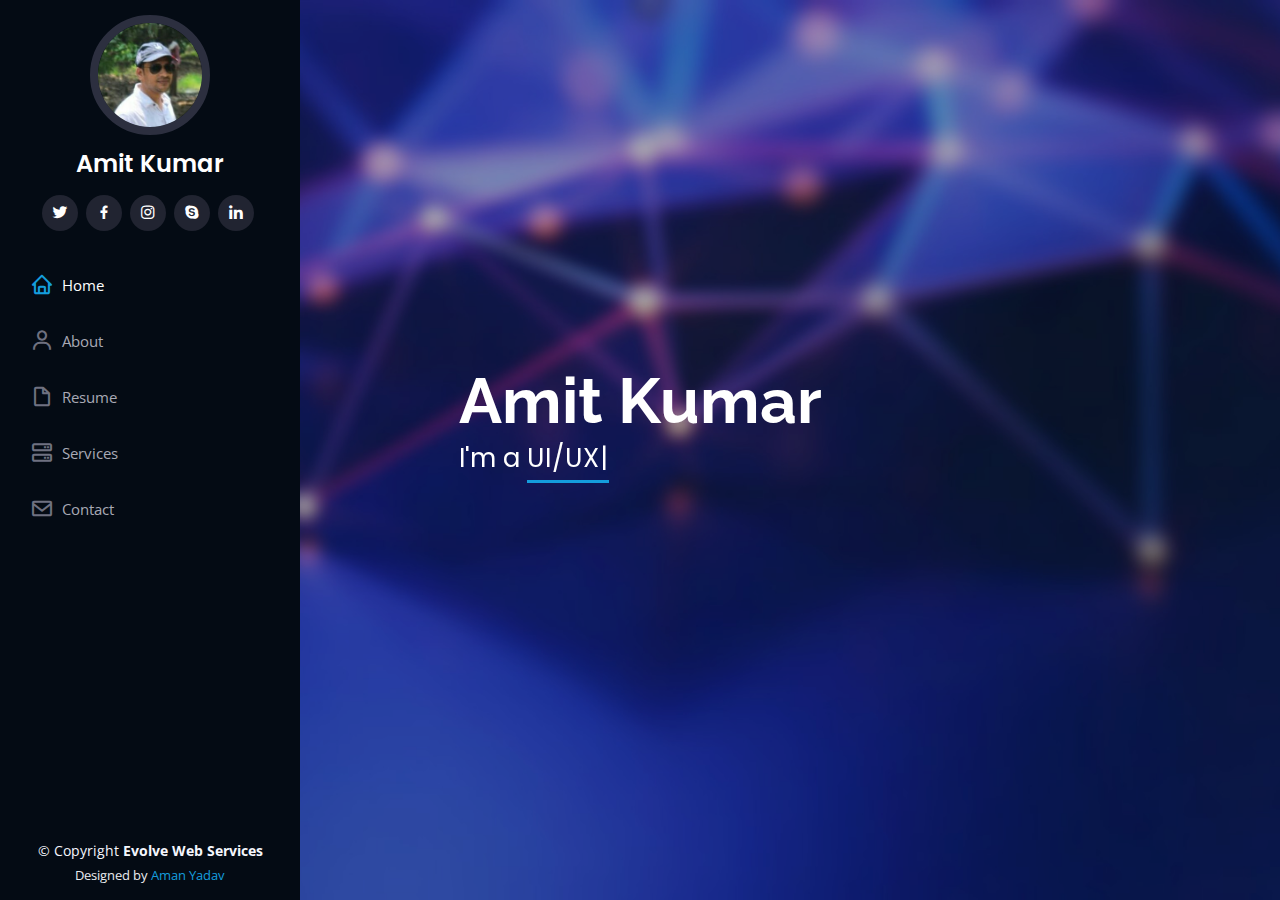
<file: index.html>
<!DOCTYPE html>
<html lang="en">

<head>
    <meta charset="utf-8">
    <meta content="width=device-width, initial-scale=1.0" name="viewport">
    <title>Home - Amit Kumar</title>
    <link href="assets/img/favicon.png" rel="icon">
    <link
        href="https://fonts.googleapis.com/css?family=Open+Sans:300,300i,400,400i,600,600i,700,700i|Raleway:300,300i,400,400i,500,500i,600,600i,700,700i|Poppins:300,300i,400,400i,500,500i,600,600i,700,700i"
        rel="stylesheet">
    <link href="assets/vendor/aos/aos.css" rel="stylesheet">
    <link href="assets/vendor/bootstrap/css/bootstrap.min.css" rel="stylesheet">
    <link href="assets/vendor/bootstrap-icons/bootstrap-icons.css" rel="stylesheet">
    <link href="assets/vendor/boxicons/css/boxicons.min.css" rel="stylesheet">
    <link href="assets/vendor/glightbox/css/glightbox.min.css" rel="stylesheet">
    <link href="assets/vendor/swiper/swiper-bundle.min.css" rel="stylesheet">
    <link href="assets/css/style.css" rel="stylesheet">

</head>

<body>
    <i class="bi bi-list mobile-nav-toggle d-xl-none"></i>
    <header id="header">
        <div class="d-flex flex-column">
            <div class="profile">
                <img src="assets/img/profile-img.jpg" alt="" class="img-fluid rounded-circle">
                <h1 class="text-light"><a href="index.html">Amit Kumar</a></h1>
                <div class="social-links mt-3 text-center">
                    <a href="#" class="twitter"><i class="bx bxl-twitter"></i></a>
                    <a href="#" class="facebook"><i class="bx bxl-facebook"></i></a>
                    <a href="#" class="instagram"><i class="bx bxl-instagram"></i></a>
                    <a href="#" class="google-plus"><i class="bx bxl-skype"></i></a>
                    <a href="#" class="linkedin"><i class="bx bxl-linkedin"></i></a>
                </div>
            </div>
            <nav id="navbar" class="nav-menu navbar">
                <ul>
                    <li><a href="index.html" class="nav-link active"><i class="bx bx-home"></i> <span>Home</span></a></li>
                    <li><a href="about.html" class="nav-link"><i class="bx bx-user"></i> <span>About</span></a></li>
                    <li><a href="resume.html" class="nav-link"><i class="bx bx-file-blank"></i> <span>Resume</span></a></li>
                    <li><a href="services.html" class="nav-link"><i class="bx bx-server"></i> <span>Services</span></a></li>
                    <li><a href="contact.html" class="nav-link"><i class="bx bx-envelope"></i> <span>Contact</span></a></li>
                </ul>
            </nav>
        </div>
    </header>
    <section id="hero" class="d-flex flex-column justify-content-center align-items-center">
        <div class="hero-container" data-aos="fade-in">
            <h1>Amit Kumar</h1>
            <p>I'm a <span class="typed" data-typed-items="UI/UX Designer, Web Developer, Photographer, Android Developer"></span></p>
        </div>
    </section>
    <footer id="footer">
        <div class="container">
            <div class="copyright">
                &copy; Copyright <strong><span>Evolve Web Services</span></strong>
            </div>
            <div class="credits">
                Designed by <a href="https://zodiac-aero.github.io/wd-evolve/">Aman Yadav</a>
            </div>
        </div>
    </footer>
    <a href="#" class="back-to-top d-flex align-items-center justify-content-center"><i
            class="bi bi-arrow-up-short"></i></a>
    <script src="assets/vendor/purecounter/purecounter.js"></script>
    <script src="assets/vendor/aos/aos.js"></script>
    <script src="assets/vendor/bootstrap/js/bootstrap.bundle.min.js"></script>
    <script src="assets/vendor/glightbox/js/glightbox.min.js"></script>
    <script src="assets/vendor/isotope-layout/isotope.pkgd.min.js"></script>
    <script src="assets/vendor/swiper/swiper-bundle.min.js"></script>
    <script src="assets/vendor/typed.js/typed.min.js"></script>
    <script src="assets/vendor/waypoints/noframework.waypoints.js"></script>
    <script src="assets/vendor/php-email-form/validate.js"></script>
    <script src="assets/js/main.js"></script>
</body>

</html>
</file>
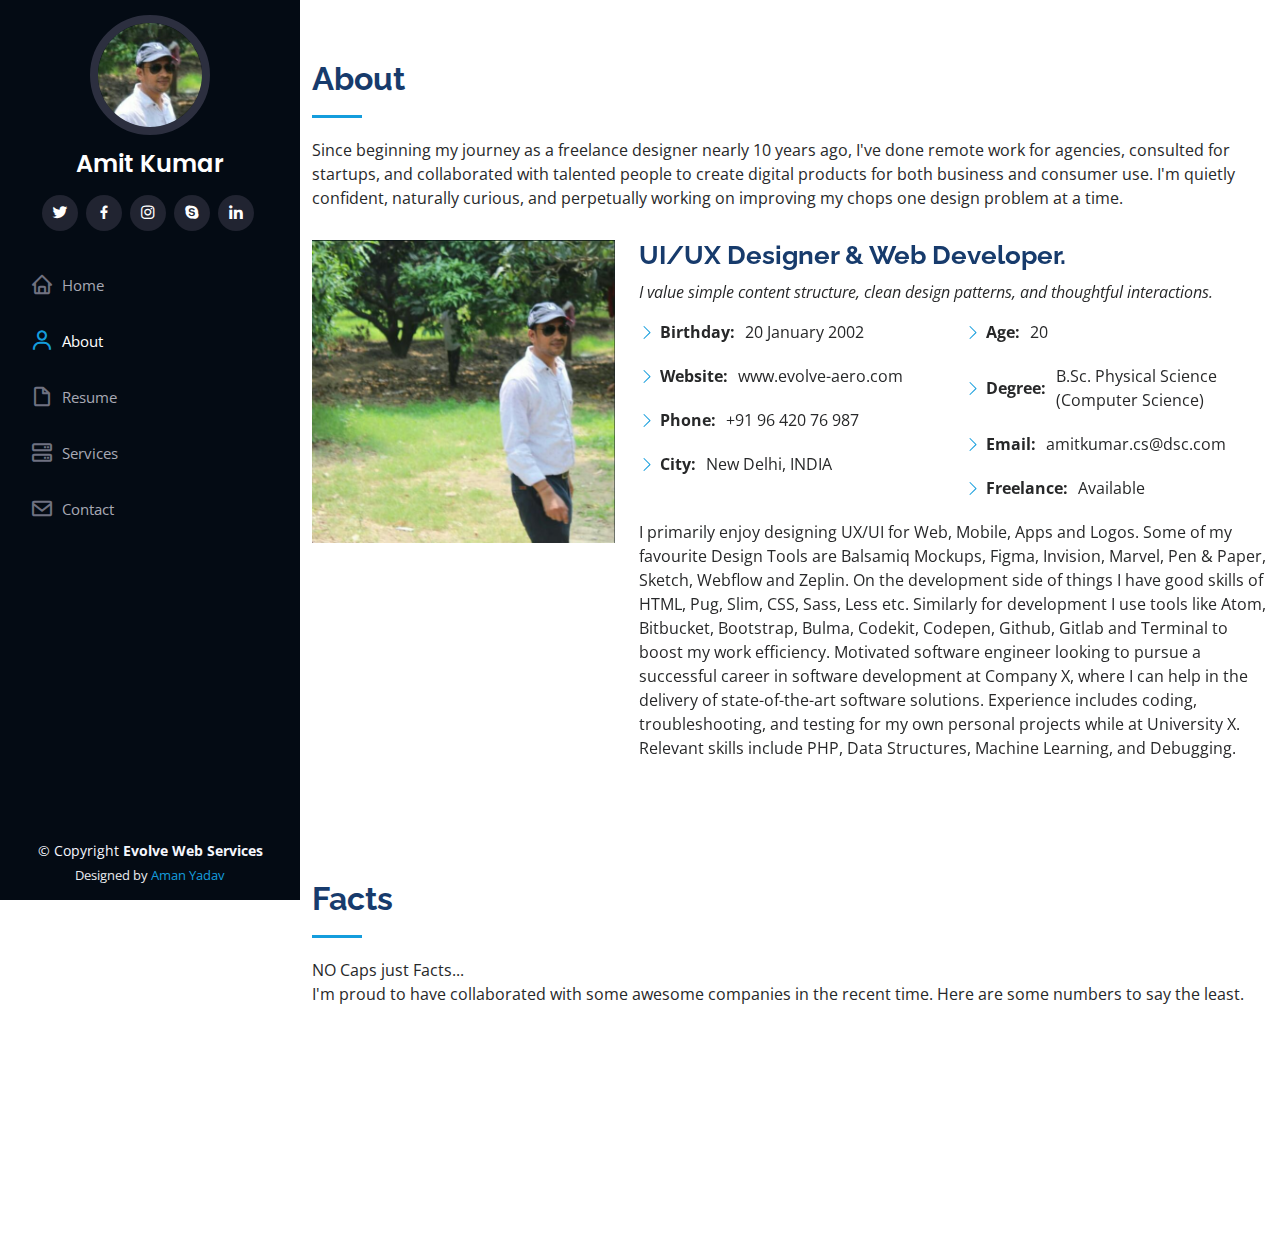
<file: about.html>
<!DOCTYPE html>
<html lang="en">
<head>
    <meta charset="utf-8">
    <meta content="width=device-width, initial-scale=1.0" name="viewport">
    <title>About - Amit Kumar</title>
    <link href="assets/img/favicon.png" rel="icon">
    <link href="https://fonts.googleapis.com/css?family=Open+Sans:300,300i,400,400i,600,600i,700,700i|Raleway:300,300i,400,400i,500,500i,600,600i,700,700i|Poppins:300,300i,400,400i,500,500i,600,600i,700,700i" rel="stylesheet">
    <link href="assets/vendor/aos/aos.css" rel="stylesheet">
    <link href="assets/vendor/bootstrap/css/bootstrap.min.css" rel="stylesheet">
    <link href="assets/vendor/bootstrap-icons/bootstrap-icons.css" rel="stylesheet">
    <link href="assets/vendor/boxicons/css/boxicons.min.css" rel="stylesheet">
    <link href="assets/vendor/glightbox/css/glightbox.min.css" rel="stylesheet">
    <link href="assets/vendor/swiper/swiper-bundle.min.css" rel="stylesheet">
    <link href="assets/css/style.css" rel="stylesheet">
</head>
<body>
    <i class="bi bi-list mobile-nav-toggle d-xl-none"></i>
    <header id="header">
        <div class="d-flex flex-column">
            <div class="profile">
                <img src="assets/img/profile-img.jpg" alt="" class="img-fluid rounded-circle">
                <h1 class="text-light"><a href="index.html">Amit Kumar</a></h1>
                <div class="social-links mt-3 text-center">
                    <a href="#" class="twitter"><i class="bx bxl-twitter"></i></a>
                    <a href="#" class="facebook"><i class="bx bxl-facebook"></i></a>
                    <a href="#" class="instagram"><i class="bx bxl-instagram"></i></a>
                    <a href="#" class="google-plus"><i class="bx bxl-skype"></i></a>
                    <a href="#" class="linkedin"><i class="bx bxl-linkedin"></i></a>
                </div>
            </div>
            <nav id="navbar" class="nav-menu navbar">
                <ul>
                    <li><a href="index.html" class="nav-link"><i class="bx bx-home"></i> <span>Home</span></a></li>
                    <li><a href="about.html" class="nav-link active"><i class="bx bx-user"></i> <span>About</span></a>
                    </li>
                    <li><a href="resume.html" class="nav-link"><i class="bx bx-file-blank"></i> <span>Resume</span></a>
                    </li>
                    <li><a href="services.html" class="nav-link"><i class="bx bx-server"></i> <span>Services</span></a>
                    </li>
                    <li><a href="contact.html" class="nav-link"><i class="bx bx-envelope"></i> <span>Contact</span></a>
                    </li>
                </ul>
            </nav>
        </div>
    </header>
    <main id="main">
        <section id="about" class="about">
            <div class="container">
                <div class="section-title">
                    <h2>About</h2>
                    <p>Since beginning my journey as a freelance designer nearly 10 years ago, I've done remote work for agencies, consulted for startups, and collaborated with talented people to create digital products for both business and consumer use. I'm quietly confident, naturally curious, and perpetually working on improving my chops one design problem at a time.</p>
                </div>

                <div class="row">
                    <div class="col-lg-4" data-aos="fade-right">
                        <img src="assets/img/profile-img-large.jpg" class="img-fluid" alt="">
                    </div>
                    <div class="col-lg-8 pt-4 pt-lg-0 content" data-aos="fade-left">
                        <h3>UI/UX Designer &amp; Web Developer.</h3>
                        <p class="fst-italic">
                            I value simple content structure, clean design patterns, and thoughtful interactions.
                        </p>
                        <div class="row">
                            <div class="col-lg-6">
                                <ul>
                                    <li><i class="bi bi-chevron-right"></i> <strong>Birthday:</strong> <span>20 January 2002</span></li>
                                    <li><i class="bi bi-chevron-right"></i> <strong>Website:</strong>
                                        <span>www.evolve-aero.com</span>
                                    </li>
                                    <li><i class="bi bi-chevron-right"></i> <strong>Phone:</strong> <span>+91 96 420 76 987</span></li>
                                    <li><i class="bi bi-chevron-right"></i> <strong>City:</strong> <span>New Delhi, INDIA</span></li>
                                </ul>
                            </div>
                            <div class="col-lg-6">
                                <ul>
                                    <li><i class="bi bi-chevron-right"></i> <strong>Age:</strong> <span>20</span></li>
                                    <li><i class="bi bi-chevron-right"></i> <strong>Degree:</strong> <span>B.Sc. Physical Science (Computer Science)</span>
                                    </li>
                                    <li><i class="bi bi-chevron-right"></i> <strong>Email:</strong>
                                        <span>amitkumar.cs@dsc.com</span>
                                    </li>
                                    <li><i class="bi bi-chevron-right"></i> <strong>Freelance:</strong>
                                        <span>Available</span>
                                    </li>
                                </ul>
                            </div>
                        </div>
                        <p>
                            I primarily enjoy designing UX/UI for Web, Mobile, Apps and Logos. Some of my favourite Design Tools are Balsamiq Mockups, Figma, Invision, Marvel, Pen & Paper, Sketch, Webflow and Zeplin. On the development side of things I have good skills of HTML, Pug, Slim, CSS, Sass, Less etc. Similarly for development I use tools like Atom, Bitbucket, Bootstrap, Bulma, Codekit, Codepen, Github, Gitlab and Terminal to boost my work efficiency. Motivated software engineer looking to pursue a successful career in software development at Company X, where I can help in the delivery of state-of-the-art software solutions. Experience includes coding, troubleshooting, and testing for my own personal projects while at University X. Relevant skills include PHP, Data Structures, Machine Learning, and Debugging.
                        </p>
                    </div>
                </div>

            </div>
        </section><!-- End About Section -->

        <!-- ======= Facts Section ======= -->
        <section id="facts" class="facts">
            <div class="container">

                <div class="section-title">
                    <h2>Facts</h2>
                    <p>NO Caps just Facts...<br>I'm proud to have collaborated with some awesome companies in the recent time. Here are some numbers to say the least.</p>
                </div>

                <div class="row no-gutters">

                    <div class="col-lg-3 col-md-6 d-md-flex align-items-md-stretch" data-aos="fade-up">
                        <div class="count-box">
                            <i class="bi bi-emoji-smile"></i>
                            <span data-purecounter-start="0" data-purecounter-end="183" data-purecounter-duration="1"
                                class="purecounter"></span>
                            <p><strong>Happy Clients</strong> across India</p>
                        </div>
                    </div>

                    <div class="col-lg-3 col-md-6 d-md-flex align-items-md-stretch" data-aos="fade-up"
                        data-aos-delay="100">
                        <div class="count-box">
                            <i class="bi bi-journal-richtext"></i>
                            <span data-purecounter-start="0" data-purecounter-end="431" data-purecounter-duration="1"
                                class="purecounter"></span>
                            <p><strong>Projects</strong> delivered successfully</p>
                        </div>
                    </div>

                    <div class="col-lg-3 col-md-6 d-md-flex align-items-md-stretch" data-aos="fade-up"
                        data-aos-delay="200">
                        <div class="count-box">
                            <i class="bi bi-headset"></i>
                            <span data-purecounter-start="0" data-purecounter-end="1469" data-purecounter-duration="1"
                                class="purecounter"></span>
                            <p><strong>Hours Of Support</strong> and counting...</p>
                        </div>
                    </div>

                    <div class="col-lg-3 col-md-6 d-md-flex align-items-md-stretch" data-aos="fade-up"
                        data-aos-delay="300">
                        <div class="count-box">
                            <i class="bi bi-people"></i>
                            <span data-purecounter-start="0" data-purecounter-end="32" data-purecounter-duration="1"
                                class="purecounter"></span>
                            <p><strong>Team Members</strong> working hard</p>
                        </div>
                    </div>

                </div>

            </div>
        </section>
    </main>
    <footer id="footer">
        <div class="container">
            <div class="copyright">
                &copy; Copyright <strong><span>Evolve Web Services</span></strong>
            </div>
            <div class="credits">
                Designed by <a href="https://zodiac-aero.github.io/wd-evolve/">Aman Yadav</a>
            </div>
        </div>
    </footer>
    <a href="#" class="back-to-top d-flex align-items-center justify-content-center"><i
            class="bi bi-arrow-up-short"></i></a>
    <script src="assets/vendor/purecounter/purecounter.js"></script>
    <script src="assets/vendor/aos/aos.js"></script>
    <script src="assets/vendor/bootstrap/js/bootstrap.bundle.min.js"></script>
    <script src="assets/vendor/glightbox/js/glightbox.min.js"></script>
    <script src="assets/vendor/isotope-layout/isotope.pkgd.min.js"></script>
    <script src="assets/vendor/swiper/swiper-bundle.min.js"></script>
    <script src="assets/vendor/typed.js/typed.min.js"></script>
    <script src="assets/vendor/waypoints/noframework.waypoints.js"></script>
    <script src="assets/vendor/php-email-form/validate.js"></script>
    <script src="assets/js/main.js"></script>

</body>

</html>
</file>
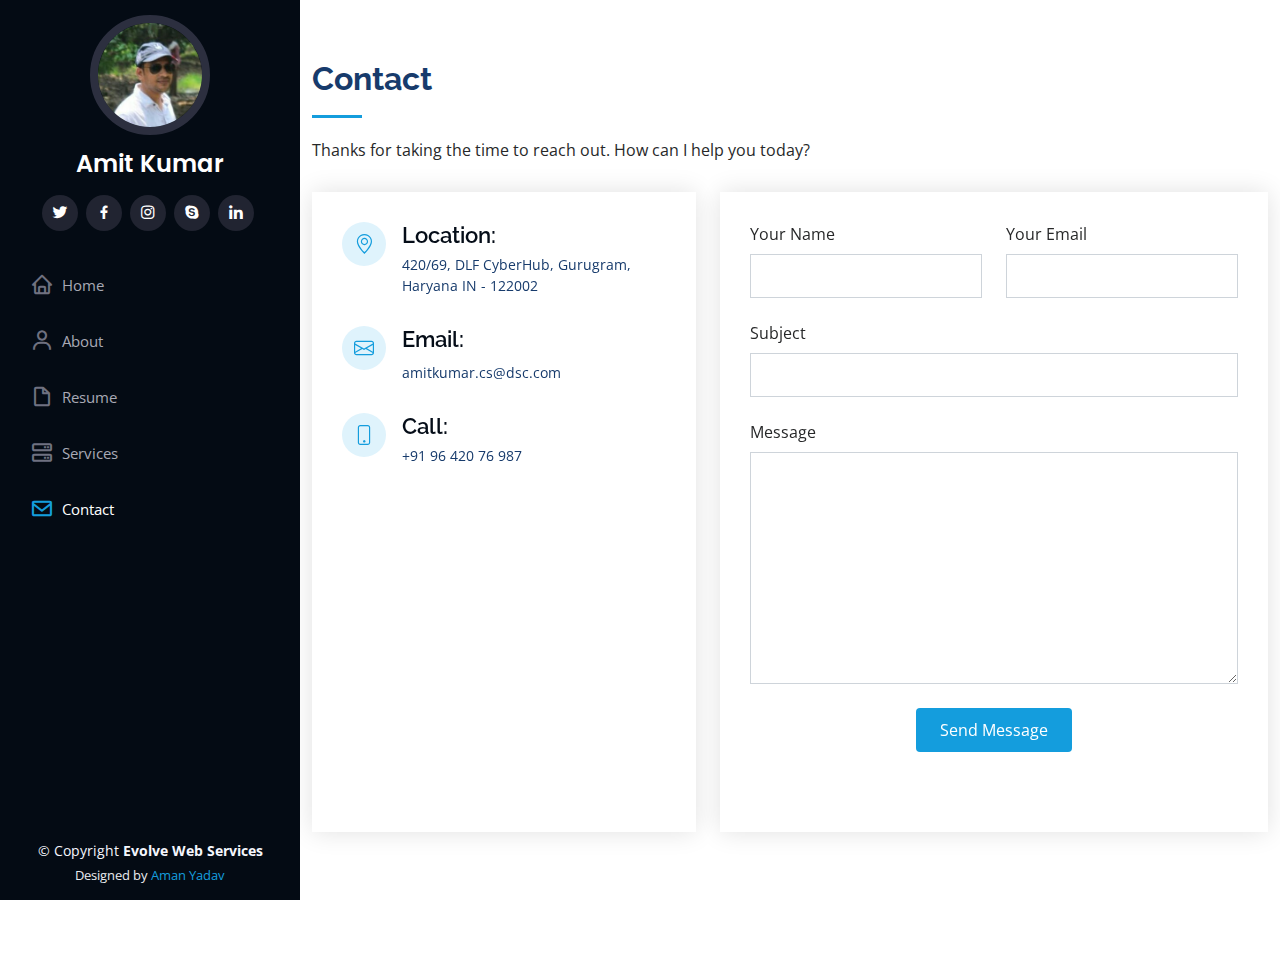
<file: contact.html>
<!DOCTYPE html>
<html lang="en">

<head>
    <meta charset="utf-8">
    <meta content="width=device-width, initial-scale=1.0" name="viewport">
    <title>Contact - Amit Kumar</title>
    <link href="assets/img/favicon.png" rel="icon">
    <link
        href="https://fonts.googleapis.com/css?family=Open+Sans:300,300i,400,400i,600,600i,700,700i|Raleway:300,300i,400,400i,500,500i,600,600i,700,700i|Poppins:300,300i,400,400i,500,500i,600,600i,700,700i"
        rel="stylesheet">
    <link href="assets/vendor/aos/aos.css" rel="stylesheet">
    <link href="assets/vendor/bootstrap/css/bootstrap.min.css" rel="stylesheet">
    <link href="assets/vendor/bootstrap-icons/bootstrap-icons.css" rel="stylesheet">
    <link href="assets/vendor/boxicons/css/boxicons.min.css" rel="stylesheet">
    <link href="assets/vendor/glightbox/css/glightbox.min.css" rel="stylesheet">
    <link href="assets/vendor/swiper/swiper-bundle.min.css" rel="stylesheet">
    <link href="assets/css/style.css" rel="stylesheet">
</head>

<body>
    <i class="bi bi-list mobile-nav-toggle d-xl-none"></i>
    <header id="header">
        <div class="d-flex flex-column">
            <div class="profile">
                <img src="assets/img/profile-img.jpg" alt="" class="img-fluid rounded-circle">
                <h1 class="text-light"><a href="index.html">Amit Kumar</a></h1>
                <div class="social-links mt-3 text-center">
                    <a href="#" class="twitter"><i class="bx bxl-twitter"></i></a>
                    <a href="#" class="facebook"><i class="bx bxl-facebook"></i></a>
                    <a href="#" class="instagram"><i class="bx bxl-instagram"></i></a>
                    <a href="#" class="google-plus"><i class="bx bxl-skype"></i></a>
                    <a href="#" class="linkedin"><i class="bx bxl-linkedin"></i></a>
                </div>
            </div>
            <nav id="navbar" class="nav-menu navbar">
                <ul>
                    <li><a href="index.html" class="nav-link"><i class="bx bx-home"></i> <span>Home</span></a></li>
                    <li><a href="about.html" class="nav-link"><i class="bx bx-user"></i> <span>About</span></a></li>
                    <li><a href="resume.html" class="nav-link"><i class="bx bx-file-blank"></i> <span>Resume</span></a>
                    </li>
                    <li><a href="services.html" class="nav-link"><i class="bx bx-server"></i> <span>Services</span></a>
                    </li>
                    <li><a href="contact.html" class="nav-link active"><i class="bx bx-envelope"></i>
                            <span>Contact</span></a></li>
                </ul>
            </nav>
        </div>
    </header>
    <main id="main">
        <section id="contact" class="contact">
            <div class="container">
                <div class="section-title">
                    <h2>Contact</h2>
                    <p>Thanks for taking the time to reach out. How can I help you today?
                    </p>
                </div>
                <div class="row" data-aos="fade-in">
                    <div class="col-lg-5 d-flex align-items-stretch">
                        <div class="info">
                            <div class="address">
                                <i class="bi bi-geo-alt"></i>
                                <h4>Location:</h4>
                                <p>420/69, DLF CyberHub, Gurugram, Haryana IN - 122002</p>
                            </div>
                            <div class="email">
                                <i class="bi bi-envelope"></i>
                                <h4>Email:</h4>
                                <p>amitkumar.cs@dsc.com</p>
                            </div>
                            <div class="phone">
                                <i class="bi bi-phone"></i>
                                <h4>Call:</h4>
                                <p>+91 96 420 76 987</p>
                            </div>
                            <iframe
                                src="https://maps.google.com/maps?q=CyberHub,%20Phase%202%20Gurugram,%20Haryana%20-%20122002&t=&z=13&ie=UTF8&iwloc=&output=embed"
                                frameborder="0" style="border:0; width: 100%; height: 300px;" allowfullscreen></iframe>
                        </div>
                    </div>
                    <div class="col-lg-7 mt-5 mt-lg-0 d-flex align-items-stretch">
                        <form action="forms/contact.php" method="post" role="form" class="php-email-form">
                            <div class="row">
                                <div class="form-group col-md-6">
                                    <label for="name">Your Name</label>
                                    <input type="text" name="name" class="form-control" id="name" required>
                                </div>
                                <div class="form-group col-md-6">
                                    <label for="name">Your Email</label>
                                    <input type="email" class="form-control" name="email" id="email" required>
                                </div>
                            </div>
                            <div class="form-group">
                                <label for="name">Subject</label>
                                <input type="text" class="form-control" name="subject" id="subject" required>
                            </div>
                            <div class="form-group">
                                <label for="name">Message</label>
                                <textarea class="form-control" name="message" rows="10" required></textarea>
                            </div>
                            <div class="my-3">
                                <div class="loading">Loading</div>
                                <div class="error-message"></div>
                                <div class="sent-message">Your message has been sent. Thank you!</div>
                            </div>
                            <div class="text-center"><button type="submit">Send Message</button></div>
                        </form>
                    </div>

                </div>

            </div>
        </section>
    </main>
    <footer id="footer">
        <div class="container">
            <div class="copyright">
                &copy; Copyright <strong><span>Evolve Web Services</span></strong>
            </div>
            <div class="credits">
                Designed by <a href="https://zodiac-aero.github.io/wd-evolve/">Aman Yadav</a>
            </div>
        </div>
    </footer>
    <a href="#" class="back-to-top d-flex align-items-center justify-content-center"><i
            class="bi bi-arrow-up-short"></i></a>
    <script src="assets/vendor/purecounter/purecounter.js"></script>
    <script src="assets/vendor/aos/aos.js"></script>
    <script src="assets/vendor/bootstrap/js/bootstrap.bundle.min.js"></script>
    <script src="assets/vendor/glightbox/js/glightbox.min.js"></script>
    <script src="assets/vendor/isotope-layout/isotope.pkgd.min.js"></script>
    <script src="assets/vendor/swiper/swiper-bundle.min.js"></script>
    <script src="assets/vendor/typed.js/typed.min.js"></script>
    <script src="assets/vendor/waypoints/noframework.waypoints.js"></script>
    <script src="assets/vendor/php-email-form/validate.js"></script>
    <script src="assets/js/main.js"></script>

</body>

</html>
</file>
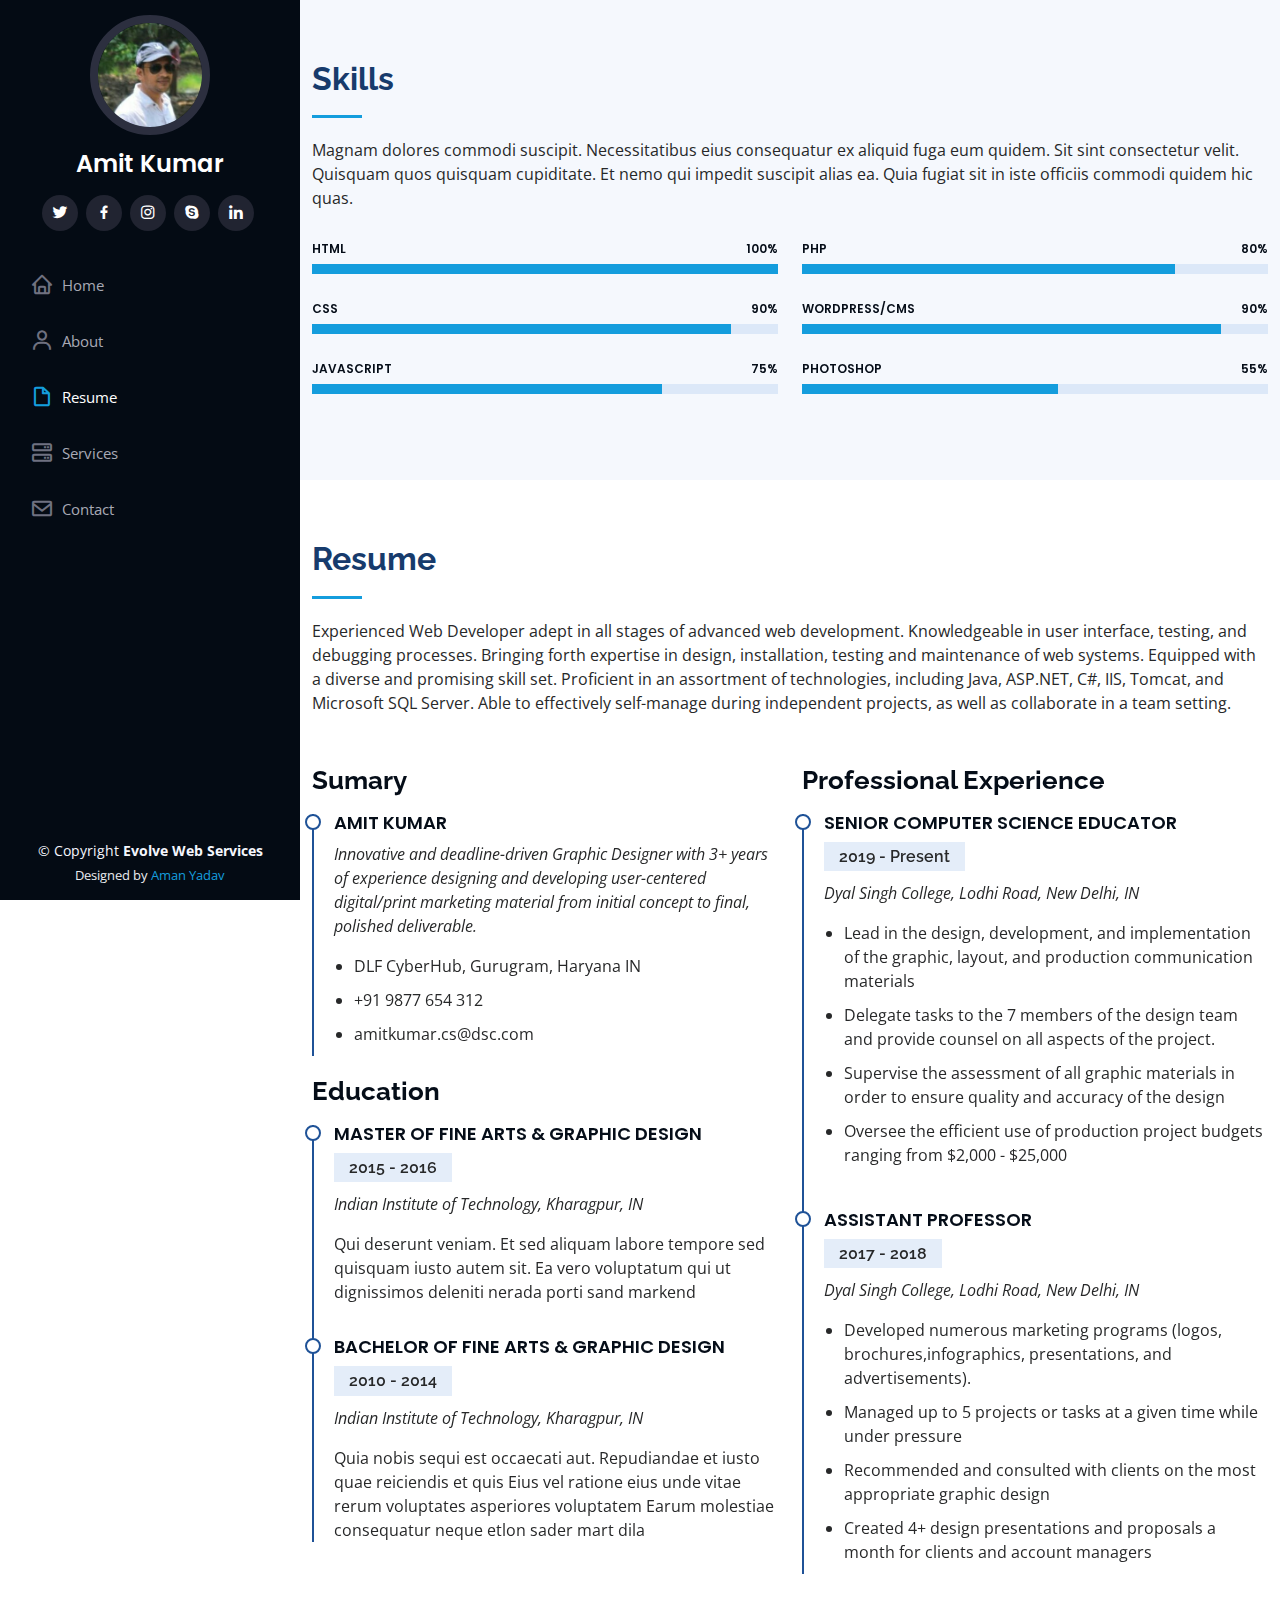
<file: resume.html>
<!DOCTYPE html>
<html lang="en">

<head>
    <meta charset="utf-8">
    <meta content="width=device-width, initial-scale=1.0" name="viewport">
    <title>Resume - Amit Kumar</title>
    <link href="assets/img/favicon.png" rel="icon">
    <link
        href="https://fonts.googleapis.com/css?family=Open+Sans:300,300i,400,400i,600,600i,700,700i|Raleway:300,300i,400,400i,500,500i,600,600i,700,700i|Poppins:300,300i,400,400i,500,500i,600,600i,700,700i"
        rel="stylesheet">
    <link href="assets/vendor/aos/aos.css" rel="stylesheet">
    <link href="assets/vendor/bootstrap/css/bootstrap.min.css" rel="stylesheet">
    <link href="assets/vendor/bootstrap-icons/bootstrap-icons.css" rel="stylesheet">
    <link href="assets/vendor/boxicons/css/boxicons.min.css" rel="stylesheet">
    <link href="assets/vendor/glightbox/css/glightbox.min.css" rel="stylesheet">
    <link href="assets/vendor/swiper/swiper-bundle.min.css" rel="stylesheet">
    <link href="assets/css/style.css" rel="stylesheet">

</head>

<body>
    <i class="bi bi-list mobile-nav-toggle d-xl-none"></i>
    <header id="header">
        <div class="d-flex flex-column">
            <div class="profile">
                <img src="assets/img/profile-img.jpg" alt="" class="img-fluid rounded-circle">
                <h1 class="text-light"><a href="index.html">Amit Kumar</a></h1>
                <div class="social-links mt-3 text-center">
                    <a href="#" class="twitter"><i class="bx bxl-twitter"></i></a>
                    <a href="#" class="facebook"><i class="bx bxl-facebook"></i></a>
                    <a href="#" class="instagram"><i class="bx bxl-instagram"></i></a>
                    <a href="#" class="google-plus"><i class="bx bxl-skype"></i></a>
                    <a href="#" class="linkedin"><i class="bx bxl-linkedin"></i></a>
                </div>
            </div>

            <nav id="navbar" class="nav-menu navbar">
                <ul>
                    <li><a href="index.html" class="nav-link"><i class="bx bx-home"></i> <span>Home</span></a></li>
                    <li><a href="about.html" class="nav-link"><i class="bx bx-user"></i> <span>About</span></a></li>
                    <li><a href="resume.html" class="nav-link active"><i class="bx bx-file-blank"></i>
                            <span>Resume</span></a></li>
                    <li><a href="services.html" class="nav-link"><i class="bx bx-server"></i> <span>Services</span></a>
                    </li>
                    <li><a href="contact.html" class="nav-link"><i class="bx bx-envelope"></i> <span>Contact</span></a>
                    </li>
                </ul>
            </nav>
        </div>
    </header>
    <main id="main">
        <section id="skills" class="skills section-bg">
            <div class="container">

                <div class="section-title">
                    <h2>Skills</h2>
                    <p>Magnam dolores commodi suscipit. Necessitatibus eius consequatur ex aliquid fuga eum quidem. Sit
                        sint
                        consectetur velit. Quisquam quos quisquam cupiditate. Et nemo qui impedit suscipit alias ea.
                        Quia fugiat sit
                        in iste officiis commodi quidem hic quas.</p>
                </div>

                <div class="row skills-content">

                    <div class="col-lg-6" data-aos="fade-up">

                        <div class="progress">
                            <span class="skill">HTML <i class="val">100%</i></span>
                            <div class="progress-bar-wrap">
                                <div class="progress-bar" role="progressbar" aria-valuenow="100" aria-valuemin="0"
                                    aria-valuemax="100">
                                </div>
                            </div>
                        </div>

                        <div class="progress">
                            <span class="skill">CSS <i class="val">90%</i></span>
                            <div class="progress-bar-wrap">
                                <div class="progress-bar" role="progressbar" aria-valuenow="90" aria-valuemin="0"
                                    aria-valuemax="100">
                                </div>
                            </div>
                        </div>

                        <div class="progress">
                            <span class="skill">JavaScript <i class="val">75%</i></span>
                            <div class="progress-bar-wrap">
                                <div class="progress-bar" role="progressbar" aria-valuenow="75" aria-valuemin="0"
                                    aria-valuemax="100">
                                </div>
                            </div>
                        </div>

                    </div>

                    <div class="col-lg-6" data-aos="fade-up" data-aos-delay="100">

                        <div class="progress">
                            <span class="skill">PHP <i class="val">80%</i></span>
                            <div class="progress-bar-wrap">
                                <div class="progress-bar" role="progressbar" aria-valuenow="80" aria-valuemin="0"
                                    aria-valuemax="100">
                                </div>
                            </div>
                        </div>

                        <div class="progress">
                            <span class="skill">WordPress/CMS <i class="val">90%</i></span>
                            <div class="progress-bar-wrap">
                                <div class="progress-bar" role="progressbar" aria-valuenow="90" aria-valuemin="0"
                                    aria-valuemax="100">
                                </div>
                            </div>
                        </div>

                        <div class="progress">
                            <span class="skill">Photoshop <i class="val">55%</i></span>
                            <div class="progress-bar-wrap">
                                <div class="progress-bar" role="progressbar" aria-valuenow="55" aria-valuemin="0"
                                    aria-valuemax="100">
                                </div>
                            </div>
                        </div>

                    </div>

                </div>

            </div>
        </section>
        <section id="resume" class="resume">
            <div class="container">

                <div class="section-title">
                    <h2>Resume</h2>
                    <p>Experienced Web Developer adept in all stages of advanced web development. Knowledgeable in user interface, testing, and debugging processes. Bringing forth expertise in design, installation, testing and maintenance of web systems. Equipped with a diverse and promising skill set. Proficient in an assortment of technologies, including Java, ASP.NET, C#, IIS, Tomcat, and Microsoft SQL Server. Able to effectively self-manage during independent projects, as well as collaborate in a team setting.</p>
                </div>

                <div class="row">
                    <div class="col-lg-6" data-aos="fade-up">
                        <h3 class="resume-title">Sumary</h3>
                        <div class="resume-item pb-0">
                            <h4>Amit Kumar</h4>
                            <p><em>Innovative and deadline-driven Graphic Designer with 3+ years of experience designing
                                    and
                                    developing user-centered digital/print marketing material from initial concept to
                                    final, polished
                                    deliverable.</em></p>
                            <ul>
                                <li>DLF CyberHub, Gurugram, Haryana IN</li>
                                <li>+91 9877 654 312</li>
                                <li>amitkumar.cs@dsc.com</li>
                            </ul>
                        </div>

                        <h3 class="resume-title">Education</h3>
                        <div class="resume-item">
                            <h4>Master of Fine Arts &amp; Graphic Design</h4>
                            <h5>2015 - 2016</h5>
                            <p><em>Indian Institute of Technology, Kharagpur, IN</em></p>
                            <p>Qui deserunt veniam. Et sed aliquam labore tempore sed quisquam iusto autem sit. Ea vero
                                voluptatum qui
                                ut dignissimos deleniti nerada porti sand markend</p>
                        </div>
                        <div class="resume-item">
                            <h4>Bachelor of Fine Arts &amp; Graphic Design</h4>
                            <h5>2010 - 2014</h5>
                            <p><em>Indian Institute of Technology, Kharagpur, IN</em></p>
                            <p>Quia nobis sequi est occaecati aut. Repudiandae et iusto quae reiciendis et quis Eius vel
                                ratione eius
                                unde vitae rerum voluptates asperiores voluptatem Earum molestiae consequatur neque
                                etlon sader mart
                                dila</p>
                        </div>
                    </div>
                    <div class="col-lg-6" data-aos="fade-up" data-aos-delay="100">
                        <h3 class="resume-title">Professional Experience</h3>
                        <div class="resume-item">
                            <h4>Senior Computer Science Educator</h4>
                            <h5>2019 - Present</h5>
                            <p><em>Dyal Singh College, Lodhi Road, New Delhi, IN</em></p>
                            <ul>
                                <li>Lead in the design, development, and implementation of the graphic, layout, and
                                    production
                                    communication materials</li>
                                <li>Delegate tasks to the 7 members of the design team and provide counsel on all
                                    aspects of the
                                    project. </li>
                                <li>Supervise the assessment of all graphic materials in order to ensure quality and
                                    accuracy of the
                                    design</li>
                                <li>Oversee the efficient use of production project budgets ranging from $2,000 -
                                    $25,000</li>
                            </ul>
                        </div>
                        <div class="resume-item">
                            <h4>Assistant Professor</h4>
                            <h5>2017 - 2018</h5>
                            <p><em>Dyal Singh College, Lodhi Road, New Delhi, IN</em></p>
                            <ul>
                                <li>Developed numerous marketing programs (logos, brochures,infographics, presentations,
                                    and
                                    advertisements).</li>
                                <li>Managed up to 5 projects or tasks at a given time while under pressure</li>
                                <li>Recommended and consulted with clients on the most appropriate graphic design</li>
                                <li>Created 4+ design presentations and proposals a month for clients and account
                                    managers</li>
                            </ul>
                        </div>
                    </div>
                </div>

            </div>
        </section>
    </main>
    <footer id="footer">
        <div class="container">
            <div class="copyright">
                &copy; Copyright <strong><span>Evolve Web Services</span></strong>
            </div>
            <div class="credits">
                Designed by <a href="https://zodiac-aero.github.io/wd-evolve/">Aman Yadav</a>
            </div>
        </div>
    </footer>
    <a href="#" class="back-to-top d-flex align-items-center justify-content-center"><i
            class="bi bi-arrow-up-short"></i></a>
    <script src="assets/vendor/purecounter/purecounter.js"></script>
    <script src="assets/vendor/aos/aos.js"></script>
    <script src="assets/vendor/bootstrap/js/bootstrap.bundle.min.js"></script>
    <script src="assets/vendor/glightbox/js/glightbox.min.js"></script>
    <script src="assets/vendor/isotope-layout/isotope.pkgd.min.js"></script>
    <script src="assets/vendor/swiper/swiper-bundle.min.js"></script>
    <script src="assets/vendor/typed.js/typed.min.js"></script>
    <script src="assets/vendor/waypoints/noframework.waypoints.js"></script>
    <script src="assets/vendor/php-email-form/validate.js"></script>
    <script src="assets/js/main.js"></script>

</body>

</html>
</file>
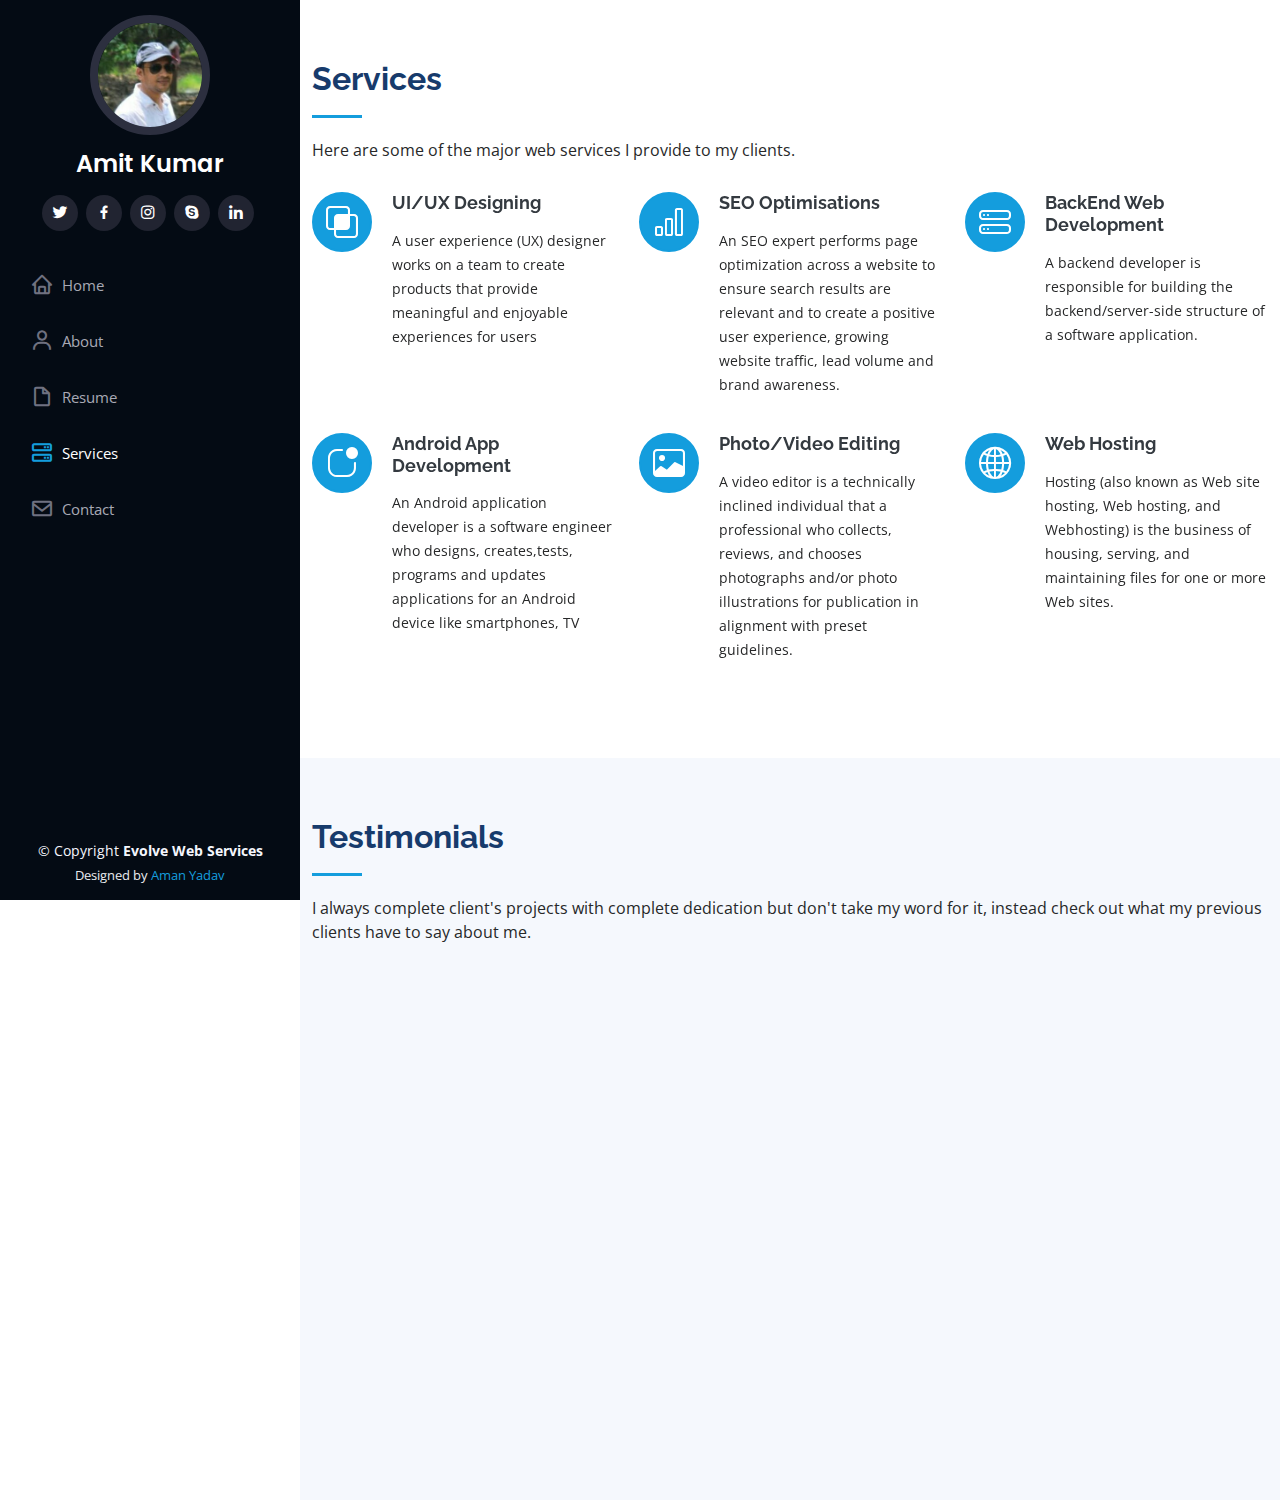
<file: services.html>
<!DOCTYPE html>
<html lang="en">

<head>
    <meta charset="utf-8">
    <meta content="width=device-width, initial-scale=1.0" name="viewport">
    <title>Services - Amit Kumar</title>
    <link href="assets/img/favicon.png" rel="icon">
    <link
        href="https://fonts.googleapis.com/css?family=Open+Sans:300,300i,400,400i,600,600i,700,700i|Raleway:300,300i,400,400i,500,500i,600,600i,700,700i|Poppins:300,300i,400,400i,500,500i,600,600i,700,700i"
        rel="stylesheet">
    <link href="assets/vendor/aos/aos.css" rel="stylesheet">
    <link href="assets/vendor/bootstrap/css/bootstrap.min.css" rel="stylesheet">
    <link href="assets/vendor/bootstrap-icons/bootstrap-icons.css" rel="stylesheet">
    <link href="assets/vendor/boxicons/css/boxicons.min.css" rel="stylesheet">
    <link href="assets/vendor/glightbox/css/glightbox.min.css" rel="stylesheet">
    <link href="assets/vendor/swiper/swiper-bundle.min.css" rel="stylesheet">
    <link href="assets/css/style.css" rel="stylesheet">

</head>

<body>
    <i class="bi bi-list mobile-nav-toggle d-xl-none"></i>
    <header id="header">
        <div class="d-flex flex-column">
            <div class="profile">
                <img src="assets/img/profile-img.jpg" alt="" class="img-fluid rounded-circle">
                <h1 class="text-light"><a href="index.html">Amit Kumar</a></h1>
                <div class="social-links mt-3 text-center">
                    <a href="#" class="twitter"><i class="bx bxl-twitter"></i></a>
                    <a href="#" class="facebook"><i class="bx bxl-facebook"></i></a>
                    <a href="#" class="instagram"><i class="bx bxl-instagram"></i></a>
                    <a href="#" class="google-plus"><i class="bx bxl-skype"></i></a>
                    <a href="#" class="linkedin"><i class="bx bxl-linkedin"></i></a>
                </div>
            </div>
            <nav id="navbar" class="nav-menu navbar">
                <ul>
                    <li><a href="index.html" class="nav-link"><i class="bx bx-home"></i> <span>Home</span></a></li>
                    <li><a href="about.html" class="nav-link"><i class="bx bx-user"></i> <span>About</span></a></li>
                    <li><a href="resume.html" class="nav-link"><i class="bx bx-file-blank"></i> <span>Resume</span></a>
                    </li>
                    <li><a href="services.html" class="nav-link active"><i class="bx bx-server"></i>
                            <span>Services</span></a></li>
                    <li><a href="contact.html" class="nav-link"><i class="bx bx-envelope"></i> <span>Contact</span></a>
                    </li>
                </ul>
            </nav>
        </div>
    </header>
    <main id="main">
        <section id="services" class="services">
            <div class="container">

                <div class="section-title">
                    <h2>Services</h2>
                    <p>Here are some of the major web services I provide to my clients.</p>
                </div>

                <div class="row">
                    <div class="col-lg-4 col-md-6 icon-box" data-aos="fade-up">
                        <div class="icon"><i class="bi bi-intersect"></i></div>
                        <h4 class="title"><a href="">UI/UX Designing</a></h4>
                        <p class="description">A user experience (UX) designer works on a team to create products that
                            provide meaningful and enjoyable experiences for users</p>
                    </div>
                    <div class="col-lg-4 col-md-6 icon-box" data-aos="fade-up" data-aos-delay="100">
                        <div class="icon"><i class="bi bi-bar-chart"></i></div>
                        <h4 class="title"><a href="">SEO Optimisations</a></h4>
                        <p class="description">An SEO expert performs page optimization across a website to ensure
                            search results are relevant and to create a positive user experience, growing website
                            traffic, lead volume and brand awareness.</p>
                    </div>
                    <div class="col-lg-4 col-md-6 icon-box" data-aos="fade-up" data-aos-delay="200">
                        <div class="icon"><i class="bi bi-hdd-stack"></i></div>
                        <h4 class="title"><a href="">BackEnd Web Development</a></h4>
                        <p class="description">A backend developer is responsible for building the backend/server-side
                            structure of a software application.</p>
                    </div>
                    <div class="col-lg-4 col-md-6 icon-box" data-aos="fade-up" data-aos-delay="300">
                        <div class="icon"><i class="bi bi-app-indicator"></i></div>
                        <h4 class="title"><a href="">Android App Development</a></h4>
                        <p class="description">An Android application developer is a software engineer who designs,
                            creates,tests, programs and updates applications for an Android device like smartphones, TV
                        </p>
                    </div>
                    <div class="col-lg-4 col-md-6 icon-box" data-aos="fade-up" data-aos-delay="400">
                        <div class="icon"><i class="bi bi-image"></i></div>
                        <h4 class="title"><a href="">Photo/Video Editing</a></h4>
                        <p class="description">A video editor is a technically inclined individual that a professional
                            who collects, reviews, and chooses photographs and/or photo illustrations for publication in
                            alignment with preset guidelines.</p>
                    </div>
                    <div class="col-lg-4 col-md-6 icon-box" data-aos="fade-up" data-aos-delay="500">
                        <div class="icon"><i class="bi bi-globe2"></i></div>
                        <h4 class="title"><a href="">Web Hosting</a></h4>
                        <p class="description">Hosting (also known as Web site hosting, Web hosting, and Webhosting) is
                            the business of housing, serving, and maintaining files for one or more Web sites.</p>
                    </div>
                </div>
            </div>
        </section>
        <section id="testimonials" class="testimonials section-bg">
            <div class="container">

                <div class="section-title">
                    <h2>Testimonials</h2>
                    <p>I always complete client's projects with complete dedication but don't take my word for it,
                        instead check out what my previous clients have to say about me.</p>
                </div>

                <div class="testimonials-slider swiper" data-aos="fade-up" data-aos-delay="100">
                    <div class="swiper-wrapper">

                        <div class="swiper-slide">
                            <div class="testimonial-item" data-aos="fade-up">
                                <p>
                                    <i class="bx bxs-quote-alt-left quote-icon-left"></i>
                                    I just wanted to say thank you. Thanks for all the support you give during these
                                    issues in the support forum, whether it's from me or from others. Even when I don't
                                    ask questions on my own, I learn a lot from reading your suggestions to other users.
                                    <i class="bx bxs-quote-alt-right quote-icon-right"></i>
                                </p>
                                <img src="assets/img/testimonials/testimonials-1.jpg" class="testimonial-img" alt="">
                                <h3>Saul Goodman</h3>
                                <h4>Ceo &amp; Founder</h4>
                            </div>
                        </div>

                        <div class="swiper-slide">
                            <div class="testimonial-item" data-aos="fade-up" data-aos-delay="100">
                                <p>
                                    <i class="bx bxs-quote-alt-left quote-icon-left"></i>
                                    Your product is affordable, I love the customizations I can do with it, and it
                                    works. I've been a customer of yours for years, so I've seen you grow and have
                                    witnessed the changes from minor updates to major updates.
                                    <i class="bx bxs-quote-alt-right quote-icon-right"></i>
                                </p>
                                <img src="assets/img/testimonials/testimonials-2.jpg" class="testimonial-img" alt="">
                                <h3>Sara Wilsson</h3>
                                <h4>Designer</h4>
                            </div>
                        </div>

                        <div class="swiper-slide">
                            <div class="testimonial-item" data-aos="fade-up" data-aos-delay="200">
                                <p>
                                    <i class="bx bxs-quote-alt-left quote-icon-left"></i>
                                    I just wanted to say thank you. Thanks for all the support you give during these
                                    issues in the support forum, whether it's from me or from others. Even when I don't
                                    ask questions on my own, I learn a lot from reading your suggestions to other users.
                                    <i class="bx bxs-quote-alt-right quote-icon-right"></i>
                                </p>
                                <img src="assets/img/testimonials/testimonials-3.jpg" class="testimonial-img" alt="">
                                <h3>Jena Karlis</h3>
                                <h4>Store Owner</h4>
                            </div>
                        </div>

                        <div class="swiper-slide">
                            <div class="testimonial-item" data-aos="fade-up" data-aos-delay="300">
                                <p>
                                    <i class="bx bxs-quote-alt-left quote-icon-left"></i>
                                    Your services are affordable, I love the customizations I can do with it, and it
                                    works. I've been a customer of yours for years, so I've seen you grow and have
                                    witnessed the changes from minor updates to major updates.
                                    <i class="bx bxs-quote-alt-right quote-icon-right"></i>
                                </p>
                                <img src="assets/img/testimonials/testimonials-4.jpg" class="testimonial-img" alt="">
                                <h3>Matt Brandon</h3>
                                <h4>Freelancer</h4>
                            </div>
                        </div>

                        <div class="swiper-slide">
                            <div class="testimonial-item" data-aos="fade-up" data-aos-delay="400">
                                <p>
                                    <i class="bx bxs-quote-alt-left quote-icon-left"></i>
                                    I just wanted to say thank you. Thanks for all the support you give during these
                                    issues in the support forum, whether it's from me or from others. Even when I don't
                                    ask questions on my own, I learn a lot from reading your suggestions to other users.
                                    <i class="bx bxs-quote-alt-right quote-icon-right"></i>
                                </p>
                                <img src="assets/img/testimonials/testimonials-5.jpg" class="testimonial-img" alt="">
                                <h3>John Larson</h3>
                                <h4>Entrepreneur</h4>
                            </div>
                        </div>
                    </div>
                    <div class="swiper-pagination"></div>
                </div>
            </div>
        </section>
    </main>
    <footer id="footer">
        <div class="container">
            <div class="copyright">
                &copy; Copyright <strong><span>Evolve Web Services</span></strong>
            </div>
            <div class="credits">
                Designed by <a href="https://zodiac-aero.github.io/wd-evolve/">Aman Yadav</a>
            </div>
        </div>
    </footer>
    <a href="#" class="back-to-top d-flex align-items-center justify-content-center"><i
            class="bi bi-arrow-up-short"></i></a>
    <script src="assets/vendor/purecounter/purecounter.js"></script>
    <script src="assets/vendor/aos/aos.js"></script>
    <script src="assets/vendor/bootstrap/js/bootstrap.bundle.min.js"></script>
    <script src="assets/vendor/glightbox/js/glightbox.min.js"></script>
    <script src="assets/vendor/isotope-layout/isotope.pkgd.min.js"></script>
    <script src="assets/vendor/swiper/swiper-bundle.min.js"></script>
    <script src="assets/vendor/typed.js/typed.min.js"></script>
    <script src="assets/vendor/waypoints/noframework.waypoints.js"></script>
    <script src="assets/vendor/php-email-form/validate.js"></script>
    <script src="assets/js/main.js"></script>

</body>

</html>
</file>
<file: assets/css/style.css>
/**
* Template Name: iPortfolio - v3.7.0
* Template URL: https://bootstrapmade.com/iportfolio-bootstrap-portfolio-websites-template/
* Author: BootstrapMade.com
* License: https://bootstrapmade.com/license/
*/

/*--------------------------------------------------------------
# General
--------------------------------------------------------------*/
body {
  font-family: "Open Sans", sans-serif;
  color: #272829;
}

a {
  color: #149ddd;
  text-decoration: none;
}

a:hover {
  color: #37b3ed;
  text-decoration: none;
}

h1, h2, h3, h4, h5, h6 {
  font-family: "Raleway", sans-serif;
}

/*--------------------------------------------------------------
# Back to top button
--------------------------------------------------------------*/
.back-to-top {
  position: fixed;
  visibility: hidden;
  opacity: 0;
  right: 15px;
  bottom: 15px;
  z-index: 996;
  background: #149ddd;
  width: 40px;
  height: 40px;
  border-radius: 50px;
  transition: all 0.4s;
}
.back-to-top i {
  font-size: 28px;
  color: #fff;
  line-height: 0;
}
.back-to-top:hover {
  background: #2eafec;
  color: #fff;
}
.back-to-top.active {
  visibility: visible;
  opacity: 1;
}

/*--------------------------------------------------------------
# Header
--------------------------------------------------------------*/
#header {
  position: fixed;
  top: 0;
  left: 0;
  bottom: 0;
  width: 300px;
  transition: all ease-in-out 0.5s;
  z-index: 9997;
  transition: all 0.5s;
  padding: 0 15px;
  background: #040b14;
  overflow-y: auto;
}
#header .profile img {
  margin: 15px auto;
  display: block;
  width: 120px;
  border: 8px solid #2c2f3f;
}
#header .profile h1 {
  font-size: 24px;
  margin: 0;
  padding: 0;
  font-weight: 600;
  -moz-text-align-last: center;
  text-align-last: center;
  font-family: "Poppins", sans-serif;
}
#header .profile h1 a, #header .profile h1 a:hover {
  color: #fff;
  text-decoration: none;
}
#header .profile .social-links a {
  font-size: 18px;
  display: inline-block;
  background: #212431;
  color: #fff;
  line-height: 1;
  padding: 8px 0;
  margin-right: 4px;
  border-radius: 50%;
  text-align: center;
  width: 36px;
  height: 36px;
  transition: 0.3s;
}
#header .profile .social-links a:hover {
  background: #149ddd;
  color: #fff;
  text-decoration: none;
}

#main {
  margin-left: 300px;
}

@media (max-width: 1199px) {
  #header {
    left: -300px;
  }

  #main {
    margin-left: 0;
  }
}
/*--------------------------------------------------------------
# Navigation Menu
--------------------------------------------------------------*/
/* Desktop Navigation */
.nav-menu {
  padding: 30px 0 0 0;
}
.nav-menu * {
  margin: 0;
  padding: 0;
  list-style: none;
}
.nav-menu > ul > li {
  position: relative;
  white-space: nowrap;
}
.nav-menu a, .nav-menu a:focus {
  display: flex;
  align-items: center;
  color: #a8a9b4;
  padding: 12px 15px;
  margin-bottom: 8px;
  transition: 0.3s;
  font-size: 15px;
}
.nav-menu a i, .nav-menu a:focus i {
  font-size: 24px;
  padding-right: 8px;
  color: #6f7180;
}
.nav-menu a:hover, .nav-menu .active, .nav-menu .active:focus, .nav-menu li:hover > a {
  text-decoration: none;
  color: #fff;
}
.nav-menu a:hover i, .nav-menu .active i, .nav-menu .active:focus i, .nav-menu li:hover > a i {
  color: #149ddd;
}

/* Mobile Navigation */
.mobile-nav-toggle {
  position: fixed;
  right: 15px;
  top: 15px;
  z-index: 9998;
  border: 0;
  font-size: 24px;
  transition: all 0.4s;
  outline: none !important;
  background-color: #149ddd;
  color: #fff;
  width: 40px;
  height: 40px;
  display: inline-flex;
  align-items: center;
  justify-content: center;
  line-height: 0;
  border-radius: 50px;
  cursor: pointer;
}

.mobile-nav-active {
  overflow: hidden;
}
.mobile-nav-active #header {
  left: 0;
}

/*--------------------------------------------------------------
# Hero Section
--------------------------------------------------------------*/
#hero {
  width: 100%;
  height: 100vh;
  background: url("../img/hero-bg.jpg") top center;
  background-size: cover;
}
#hero:before {
  content: "";
  background: rgba(5, 13, 24, 0.3);
  position: absolute;
  bottom: 0;
  top: 0;
  left: 0;
  right: 0;
  z-index: 1;
}
#hero .hero-container {
  position: relative;
  z-index: 2;
  min-width: 300px;
}
#hero h1 {
  margin: 0 0 10px 0;
  font-size: 64px;
  font-weight: 700;
  line-height: 56px;
  color: #fff;
}
#hero p {
  color: #fff;
  margin-bottom: 50px;
  font-size: 26px;
  font-family: "Poppins", sans-serif;
}
#hero p span {
  color: #fff;
  padding-bottom: 4px;
  letter-spacing: 1px;
  border-bottom: 3px solid #149ddd;
}
@media (min-width: 1024px) {
  #hero {
    background-attachment: fixed;
  }
}
@media (max-width: 768px) {
  #hero h1 {
    font-size: 28px;
    line-height: 36px;
  }
  #hero h2 {
    font-size: 18px;
    line-height: 24px;
    margin-bottom: 30px;
  }
}

/*--------------------------------------------------------------
# Sections General
--------------------------------------------------------------*/
section {
  padding: 60px 0;
  overflow: hidden;
}

.section-bg {
  background: #f5f8fd;
}

.section-title {
  padding-bottom: 30px;
}
.section-title h2 {
  font-size: 32px;
  font-weight: bold;
  margin-bottom: 20px;
  padding-bottom: 20px;
  position: relative;
  color: #173b6c;
}
.section-title h2::after {
  content: "";
  position: absolute;
  display: block;
  width: 50px;
  height: 3px;
  background: #149ddd;
  bottom: 0;
  left: 0;
}
.section-title p {
  margin-bottom: 0;
}

/*--------------------------------------------------------------
# About
--------------------------------------------------------------*/
.about .content h3 {
  font-weight: 700;
  font-size: 26px;
  color: #173b6c;
}
.about .content ul {
  list-style: none;
  padding: 0;
}
.about .content ul li {
  margin-bottom: 20px;
  display: flex;
  align-items: center;
}
.about .content ul strong {
  margin-right: 10px;
}
.about .content ul i {
  font-size: 16px;
  margin-right: 5px;
  color: #149ddd;
  line-height: 0;
}
.about .content p:last-child {
  margin-bottom: 0;
}

/*--------------------------------------------------------------
# Facts
--------------------------------------------------------------*/
.facts {
  padding-bottom: 30px;
}
.facts .count-box {
  padding: 30px;
  width: 100%;
}
.facts .count-box i {
  display: block;
  font-size: 44px;
  color: #149ddd;
  float: left;
  line-height: 0;
}
.facts .count-box span {
  font-size: 48px;
  line-height: 40px;
  display: block;
  font-weight: 700;
  color: #050d18;
  margin-left: 60px;
}
.facts .count-box p {
  padding: 15px 0 0 0;
  margin: 0 0 0 60px;
  font-family: "Raleway", sans-serif;
  font-size: 14px;
  color: #122f57;
}
.facts .count-box a {
  font-weight: 600;
  display: block;
  margin-top: 20px;
  color: #122f57;
  font-size: 15px;
  font-family: "Poppins", sans-serif;
  transition: ease-in-out 0.3s;
}
.facts .count-box a:hover {
  color: #1f5297;
}

/*--------------------------------------------------------------
# Akills
--------------------------------------------------------------*/
.skills .progress {
  height: 60px;
  display: block;
  background: none;
  border-radius: 0;
}
.skills .progress .skill {
  padding: 0;
  margin: 0 0 6px 0;
  text-transform: uppercase;
  display: block;
  font-weight: 600;
  font-family: "Poppins", sans-serif;
  color: #050d18;
}
.skills .progress .skill .val {
  float: right;
  font-style: normal;
}
.skills .progress-bar-wrap {
  background: #dce8f8;
  height: 10px;
}
.skills .progress-bar {
  width: 1px;
  height: 10px;
  transition: 0.9s;
  background-color: #149ddd;
}

/*--------------------------------------------------------------
# Resume
--------------------------------------------------------------*/
.resume .resume-title {
  font-size: 26px;
  font-weight: 700;
  margin-top: 20px;
  margin-bottom: 20px;
  color: #050d18;
}
.resume .resume-item {
  padding: 0 0 20px 20px;
  margin-top: -2px;
  border-left: 2px solid #1f5297;
  position: relative;
}
.resume .resume-item h4 {
  line-height: 18px;
  font-size: 18px;
  font-weight: 600;
  text-transform: uppercase;
  font-family: "Poppins", sans-serif;
  color: #050d18;
  margin-bottom: 10px;
}
.resume .resume-item h5 {
  font-size: 16px;
  background: #e4edf9;
  padding: 5px 15px;
  display: inline-block;
  font-weight: 600;
  margin-bottom: 10px;
}
.resume .resume-item ul {
  padding-left: 20px;
}
.resume .resume-item ul li {
  padding-bottom: 10px;
}
.resume .resume-item:last-child {
  padding-bottom: 0;
}
.resume .resume-item::before {
  content: "";
  position: absolute;
  width: 16px;
  height: 16px;
  border-radius: 50px;
  left: -9px;
  top: 0;
  background: #fff;
  border: 2px solid #1f5297;
}

/*--------------------------------------------------------------
# Portfolio
--------------------------------------------------------------*/
.portfolio .portfolio-item {
  margin-bottom: 30px;
}
.portfolio #portfolio-flters {
  padding: 0;
  margin: 0 auto 35px auto;
  list-style: none;
  text-align: center;
  background: #fff;
  border-radius: 50px;
  padding: 2px 15px;
}
.portfolio #portfolio-flters li {
  cursor: pointer;
  display: inline-block;
  padding: 10px 15px 8px 15px;
  font-size: 14px;
  font-weight: 600;
  line-height: 1;
  text-transform: uppercase;
  color: #272829;
  margin-bottom: 5px;
  transition: all 0.3s ease-in-out;
}
.portfolio #portfolio-flters li:hover, .portfolio #portfolio-flters li.filter-active {
  color: #149ddd;
}
.portfolio #portfolio-flters li:last-child {
  margin-right: 0;
}
.portfolio .portfolio-wrap {
  transition: 0.3s;
  position: relative;
  overflow: hidden;
  z-index: 1;
}
.portfolio .portfolio-wrap::before {
  content: "";
  background: rgba(255, 255, 255, 0.5);
  position: absolute;
  left: 0;
  right: 0;
  top: 0;
  bottom: 0;
  transition: all ease-in-out 0.3s;
  z-index: 2;
  opacity: 0;
}
.portfolio .portfolio-wrap .portfolio-links {
  opacity: 1;
  left: 0;
  right: 0;
  bottom: -60px;
  z-index: 3;
  position: absolute;
  transition: all ease-in-out 0.3s;
  display: flex;
  justify-content: center;
}
.portfolio .portfolio-wrap .portfolio-links a {
  color: #fff;
  font-size: 28px;
  text-align: center;
  background: rgba(20, 157, 221, 0.75);
  transition: 0.3s;
  width: 50%;
}
.portfolio .portfolio-wrap .portfolio-links a:hover {
  background: rgba(20, 157, 221, 0.95);
}
.portfolio .portfolio-wrap .portfolio-links a + a {
  border-left: 1px solid #37b3ed;
}
.portfolio .portfolio-wrap:hover::before {
  top: 0;
  left: 0;
  right: 0;
  bottom: 0;
  opacity: 1;
}
.portfolio .portfolio-wrap:hover .portfolio-links {
  opacity: 1;
  bottom: 0;
}

/*--------------------------------------------------------------
# Portfolio Details
--------------------------------------------------------------*/
.portfolio-details {
  padding-top: 40px;
}
.portfolio-details .portfolio-details-slider img {
  width: 100%;
}
.portfolio-details .portfolio-details-slider .swiper-pagination {
  margin-top: 20px;
  position: relative;
}
.portfolio-details .portfolio-details-slider .swiper-pagination .swiper-pagination-bullet {
  width: 12px;
  height: 12px;
  background-color: #fff;
  opacity: 1;
  border: 1px solid #149ddd;
}
.portfolio-details .portfolio-details-slider .swiper-pagination .swiper-pagination-bullet-active {
  background-color: #149ddd;
}
.portfolio-details .portfolio-info {
  padding: 30px;
  box-shadow: 0px 0 30px rgba(5, 13, 24, 0.08);
}
.portfolio-details .portfolio-info h3 {
  font-size: 22px;
  font-weight: 700;
  margin-bottom: 20px;
  padding-bottom: 20px;
  border-bottom: 1px solid #eee;
}
.portfolio-details .portfolio-info ul {
  list-style: none;
  padding: 0;
  font-size: 15px;
}
.portfolio-details .portfolio-info ul li + li {
  margin-top: 10px;
}
.portfolio-details .portfolio-description {
  padding-top: 30px;
}
.portfolio-details .portfolio-description h2 {
  font-size: 26px;
  font-weight: 700;
  margin-bottom: 20px;
}
.portfolio-details .portfolio-description p {
  padding: 0;
}

/*--------------------------------------------------------------
# Services
--------------------------------------------------------------*/
.services .icon-box {
  margin-bottom: 20px;
}
.services .icon {
  float: left;
  display: flex;
  align-items: center;
  justify-content: center;
  width: 60px;
  height: 60px;
  background: #149ddd;
  border-radius: 50%;
  transition: 0.5s;
  border: 2px solid #149ddd;
}
.services .icon i {
  color: #fff;
  font-size: 32px;
  line-height: 0;
}
.services .icon-box:hover .icon {
  background: #fff;
}
.services .icon-box:hover .icon i {
  color: #149ddd;
}
.services .title {
  margin-left: 80px;
  font-weight: 700;
  margin-bottom: 15px;
  font-size: 18px;
}
.services .title a {
  color: #343a40;
}
.services .title a:hover {
  color: #149ddd;
}
.services .description {
  margin-left: 80px;
  line-height: 24px;
  font-size: 14px;
}

/*--------------------------------------------------------------
# Testimonials
--------------------------------------------------------------*/
.testimonials .testimonials-carousel, .testimonials .testimonials-slider {
  overflow: hidden;
}
.testimonials .testimonial-item {
  box-sizing: content-box;
  text-align: center;
  min-height: 320px;
}
.testimonials .testimonial-item .testimonial-img {
  width: 90px;
  border-radius: 50%;
  margin: 0 auto;
}
.testimonials .testimonial-item h3 {
  font-size: 18px;
  font-weight: bold;
  margin: 10px 0 5px 0;
  color: #111;
}
.testimonials .testimonial-item h4 {
  font-size: 14px;
  color: #999;
  margin: 0;
}
.testimonials .testimonial-item .quote-icon-left, .testimonials .testimonial-item .quote-icon-right {
  color: #c3e8fa;
  font-size: 26px;
}
.testimonials .testimonial-item .quote-icon-left {
  display: inline-block;
  left: -5px;
  position: relative;
}
.testimonials .testimonial-item .quote-icon-right {
  display: inline-block;
  right: -5px;
  position: relative;
  top: 10px;
}
.testimonials .testimonial-item p {
  font-style: italic;
  margin: 0 15px 15px 15px;
  padding: 20px;
  background: #fff;
  position: relative;
  margin-bottom: 35px;
  border-radius: 6px;
  box-shadow: 0px 2px 15px rgba(0, 0, 0, 0.1);
}
.testimonials .testimonial-item p::after {
  content: "";
  width: 0;
  height: 0;
  border-top: 20px solid #fff;
  border-right: 20px solid transparent;
  border-left: 20px solid transparent;
  position: absolute;
  bottom: -20px;
  left: calc(50% - 20px);
}
.testimonials .swiper-pagination {
  margin-top: 20px;
  position: relative;
}
.testimonials .swiper-pagination .swiper-pagination-bullet {
  width: 12px;
  height: 12px;
  background-color: #fff;
  opacity: 1;
  border: 1px solid #149ddd;
}
.testimonials .swiper-pagination .swiper-pagination-bullet-active {
  background-color: #149ddd;
}

/*--------------------------------------------------------------
# Contact
--------------------------------------------------------------*/
.contact {
  padding-bottom: 130px;
}
.contact .info {
  padding: 30px;
  background: #fff;
  width: 100%;
  box-shadow: 0 0 24px 0 rgba(0, 0, 0, 0.12);
}
.contact .info i {
  font-size: 20px;
  color: #149ddd;
  float: left;
  width: 44px;
  height: 44px;
  background: #dff3fc;
  display: flex;
  justify-content: center;
  align-items: center;
  border-radius: 50px;
  transition: all 0.3s ease-in-out;
}
.contact .info h4 {
  padding: 0 0 0 60px;
  font-size: 22px;
  font-weight: 600;
  margin-bottom: 5px;
  color: #050d18;
}
.contact .info p {
  padding: 0 0 10px 60px;
  margin-bottom: 20px;
  font-size: 14px;
  color: #173b6c;
}
.contact .info .email p {
  padding-top: 5px;
}
.contact .info .social-links {
  padding-left: 60px;
}
.contact .info .social-links a {
  font-size: 18px;
  display: inline-block;
  background: #333;
  color: #fff;
  line-height: 1;
  padding: 8px 0;
  border-radius: 50%;
  text-align: center;
  width: 36px;
  height: 36px;
  transition: 0.3s;
  margin-right: 10px;
}
.contact .info .social-links a:hover {
  background: #149ddd;
  color: #fff;
}
.contact .info .email:hover i, .contact .info .address:hover i, .contact .info .phone:hover i {
  background: #149ddd;
  color: #fff;
}
.contact .php-email-form {
  width: 100%;
  padding: 30px;
  background: #fff;
  box-shadow: 0 0 24px 0 rgba(0, 0, 0, 0.12);
}
.contact .php-email-form .form-group {
  padding-bottom: 8px;
}
.contact .php-email-form .validate {
  display: none;
  color: red;
  margin: 0 0 15px 0;
  font-weight: 400;
  font-size: 13px;
}
.contact .php-email-form .error-message {
  display: none;
  color: #fff;
  background: #ed3c0d;
  text-align: left;
  padding: 15px;
  font-weight: 600;
}
.contact .php-email-form .error-message br + br {
  margin-top: 25px;
}
.contact .php-email-form .sent-message {
  display: none;
  color: #fff;
  background: #18d26e;
  text-align: center;
  padding: 15px;
  font-weight: 600;
}
.contact .php-email-form .loading {
  display: none;
  background: #fff;
  text-align: center;
  padding: 15px;
}
.contact .php-email-form .loading:before {
  content: "";
  display: inline-block;
  border-radius: 50%;
  width: 24px;
  height: 24px;
  margin: 0 10px -6px 0;
  border: 3px solid #18d26e;
  border-top-color: #eee;
  -webkit-animation: animate-loading 1s linear infinite;
  animation: animate-loading 1s linear infinite;
}
.contact .php-email-form .form-group {
  margin-bottom: 15px;
}
.contact .php-email-form label {
  padding-bottom: 8px;
}
.contact .php-email-form input, .contact .php-email-form textarea {
  border-radius: 0;
  box-shadow: none;
  font-size: 14px;
}
.contact .php-email-form input {
  height: 44px;
}
.contact .php-email-form textarea {
  padding: 10px 15px;
}
.contact .php-email-form button[type=submit] {
  background: #149ddd;
  border: 0;
  padding: 10px 24px;
  color: #fff;
  transition: 0.4s;
  border-radius: 4px;
}
.contact .php-email-form button[type=submit]:hover {
  background: #37b3ed;
}
@-webkit-keyframes animate-loading {
  0% {
    transform: rotate(0deg);
  }
  100% {
    transform: rotate(360deg);
  }
}
@keyframes animate-loading {
  0% {
    transform: rotate(0deg);
  }
  100% {
    transform: rotate(360deg);
  }
}

/*--------------------------------------------------------------
# Breadcrumbs
--------------------------------------------------------------*/
.breadcrumbs {
  padding: 20px 0;
  background: #f9f9f9;
}
.breadcrumbs h2 {
  font-size: 26px;
  font-weight: 300;
}
.breadcrumbs ol {
  display: flex;
  flex-wrap: wrap;
  list-style: none;
  padding: 0;
  margin: 0;
  font-size: 15px;
}
.breadcrumbs ol li + li {
  padding-left: 10px;
}
.breadcrumbs ol li + li::before {
  display: inline-block;
  padding-right: 10px;
  color: #0e2442;
  content: "/";
}
@media (max-width: 768px) {
  .breadcrumbs .d-flex {
    display: block !important;
  }
  .breadcrumbs ol {
    display: block;
  }
  .breadcrumbs ol li {
    display: inline-block;
  }
}

/*--------------------------------------------------------------
# Footer
--------------------------------------------------------------*/
#footer {
  padding: 15px;
  color: #f4f6fd;
  font-size: 14px;
  position: fixed;
  left: 0;
  bottom: 0;
  width: 300px;
  z-index: 9999;
  background: #040b14;
}
#footer .copyright {
  text-align: center;
}
#footer .credits {
  padding-top: 5px;
  text-align: center;
  font-size: 13px;
  color: #eaebf0;
}
@media (max-width: 1199px) {
  #footer {
    position: static;
    width: auto;
    padding-right: 20px 15px;
  }
}
</file>
